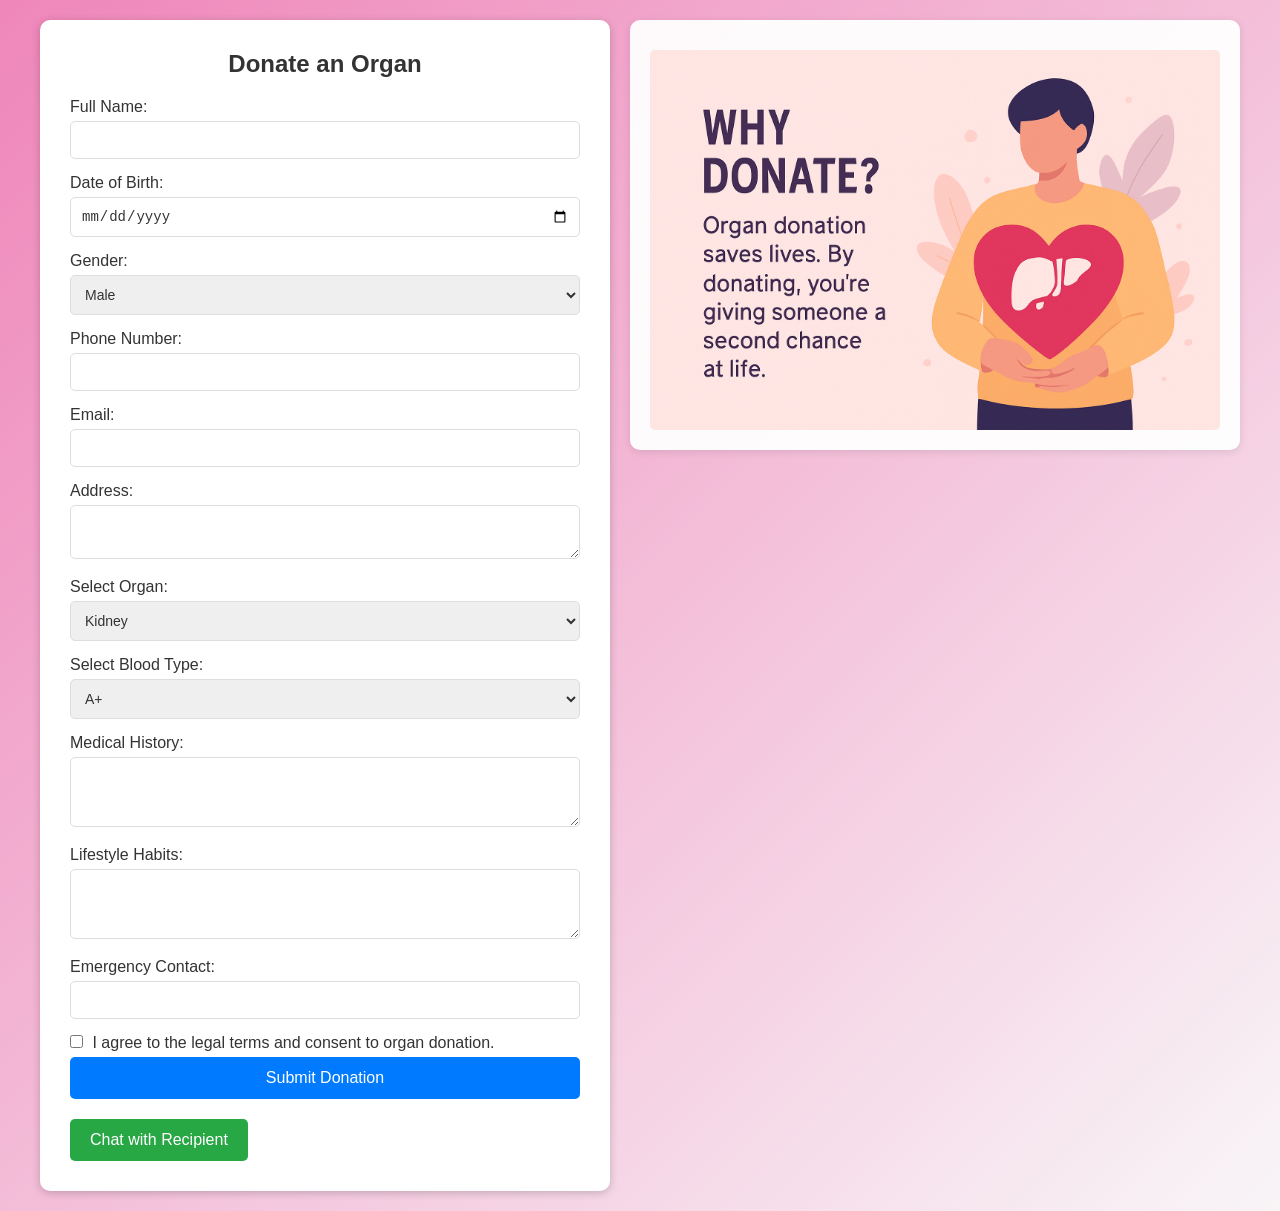
<file: src/main/resources/static/donate.html>
<!DOCTYPE html>
<html lang="en">
<head>
  <meta charset="UTF-8">
  <meta name="viewport" content="width=device-width, initial-scale=1.0">
  <title>Donate an Organ</title>
  <link rel="stylesheet" href="assets/donate.css">
</head>
<body>
  <div class="columns-container">
    <!-- Left Column: Donation Form -->
    <div class="left-column">
      <div class="form-container">
        <h2>Donate an Organ</h2>
        <form id="donateForm">
          <label for="fullName">Full Name:</label>
          <input type="text" id="fullName" name="fullName" required>

          <label for="dob">Date of Birth:</label>
          <input type="date" id="dob" name="dob" required>

          <label for="gender">Gender:</label>
          <select id="gender" name="gender" required>
            <option value="Male">Male</option>
            <option value="Female">Female</option>
            <option value="Other">Other</option>
          </select>

          <label for="phone">Phone Number:</label>
          <input type="tel" id="phone" name="phone" required>

          <label for="email">Email:</label>
          <input type="email" id="email" name="email" required>

          <label for="address">Address:</label>
          <textarea id="address" name="address" rows="2" required></textarea>

          <label for="organType">Select Organ:</label>
          <select id="organType" name="organType" required>
            <option value="Kidney">Kidney</option>
            <option value="Liver">Liver</option>
            <option value="Heart">Heart</option>
            <option value="Lungs">Lungs</option>
          </select>

          <label for="bloodType">Select Blood Type:</label>
          <select id="bloodType" name="bloodType" required>
            <option value="A+">A+</option>
            <option value="A-">A-</option>
            <option value="B+">B+</option>
            <option value="B-">B-</option>
            <option value="O+">O+</option>
            <option value="O-">O-</option>
            <option value="AB+">AB+</option>
            <option value="AB-">AB-</option>
          </select>

          <label for="medicalHistory">Medical History:</label>
          <textarea id="medicalHistory" name="medicalHistory" rows="3" required></textarea>

          <label for="lifestyleHabits">Lifestyle Habits:</label>
          <textarea id="lifestyleHabits" name="lifestyleHabits" rows="3" required></textarea>

          <label for="emergencyContact">Emergency Contact:</label>
          <input type="text" id="emergencyContact" name="emergencyContact" required>

          <label>
            <input type="checkbox" id="legalConsent" name="legalConsent" required>
            I agree to the legal terms and consent to organ donation.
          </label>

          <button type="submit">Submit Donation</button>
        </form>
        <!-- Chat Button -->
        <button class="chat-btn" onclick="openChat()">Chat with Recipient</button>
      </div>
    </div>
    
    <!-- Right Column: Information -->
    <div class="right-column">
      <div class="info-container">
      
        <img src="assets/donation-illustration.png" alt="Donate Illustration">
      </div>
    </div>
  </div>

  <script src="js/donate.js"></script>
</body>
</html>
</file>
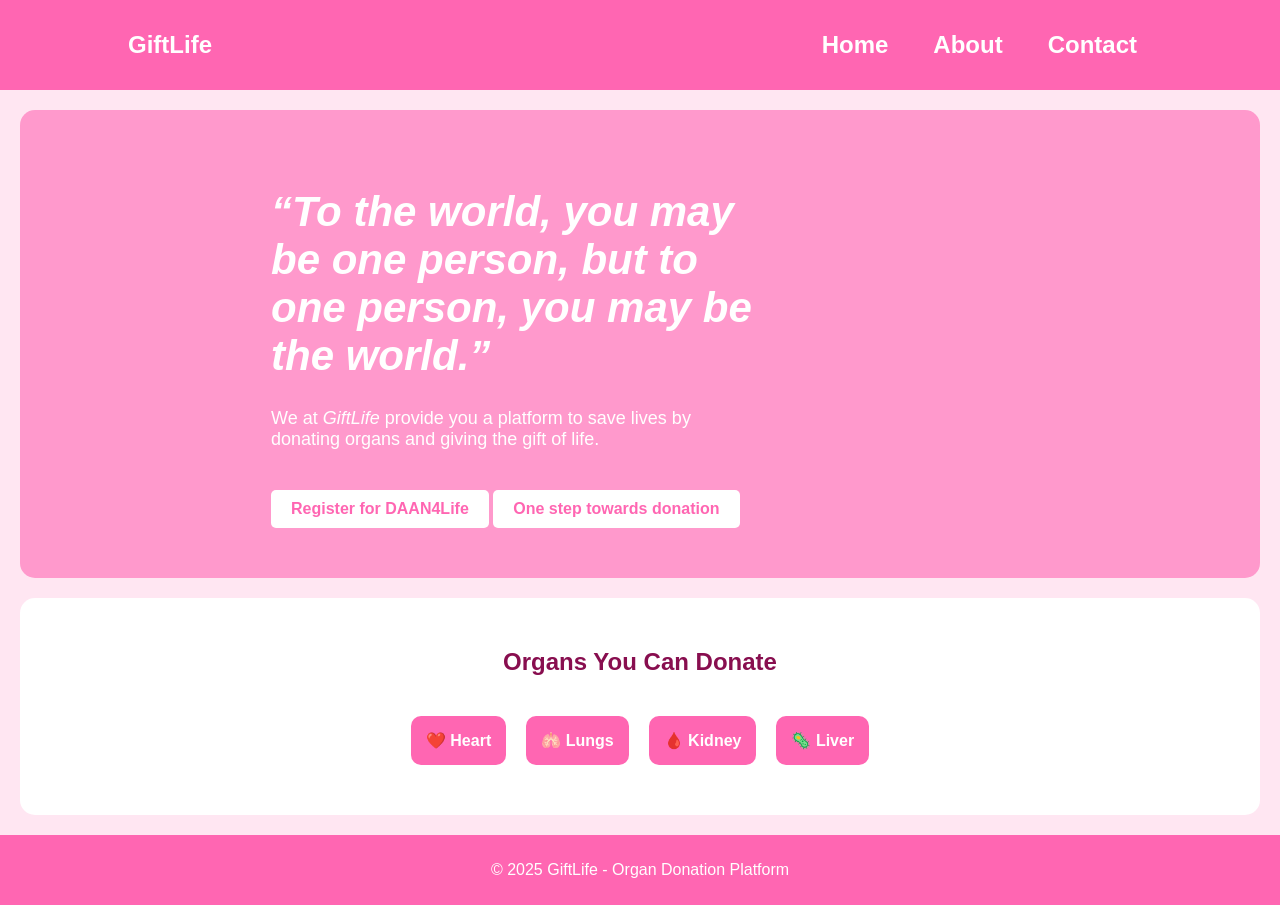
<file: src/main/resources/static/home.html>
<!DOCTYPE html>
<html lang="en">
<head>
  <meta charset="UTF-8">
  <meta name="viewport" content="width=device-width, initial-scale=1.0">
  <title>Organ Donation - Home</title>
  <link rel="stylesheet" href="assets/home.css"> 
  <style>
    body {
      background-color: #ffe6f2;
      font-family: Arial, sans-serif;
      margin: 0;
      padding: 0;
    }
    .navbar {
      background-color: #ff66b2;
      padding: 15px 0;
      text-align: center;
    }
    .nav-container {
      display: flex;
      justify-content: space-between;
      align-items: center;
      width: 80%;
      margin: auto;
    }
    .nav-logo {
      color: white;
      font-size: 24px;
      font-weight: bold;
      text-decoration: none;
    }
    .nav-menu {
      list-style: none;
      display: flex;
      gap: 15px;
    }
    .nav-menu li a {
      text-decoration: none;
      color: white;
      font-weight: bold;
    }
    .hero {
      display: flex;
      align-items: center;
      justify-content: space-around;
      padding: 50px 10%;
      background: #ff99cc;
      color: white;
      border-radius: 15px;
      margin: 20px;
    }
    .hero-content {
      max-width: 50%;
    }
    .buttons a {
      display: inline-block;
      margin-top: 20px;
      padding: 10px 20px;
      background: white;
      color: #ff66b2;
      font-weight: bold;
      text-decoration: none;
      border-radius: 5px;
    }
    .info {
      text-align: center;
      padding: 30px;
      background: white;
      border-radius: 15px;
      margin: 20px;
    }
    .organs {
      display: flex;
      justify-content: center;
      gap: 20px;
    }
    .organ {
      background: #ff66b2;
      color: white;
      padding: 15px;
      border-radius: 10px;
      font-weight: bold;
    }
    footer {
      text-align: center;
      background: #ff66b2;
      color: white;
      padding: 10px;
    }
  </style>
</head>
<body>
  <nav class="navbar">
    <div class="nav-container">
      <a href="home.html" class="nav-logo">GiftLife</a> 
      <ul class="nav-menu">
        <li><a href="index.html">Home</a></li> 
        <li><a href="about.html">About</a></li>
        <li><a href="contact.html">Contact</a></li>
      </ul>
    </div>
  </nav>

  <header class="hero">
    <div class="hero-content">
      <h1><em>“To the world, you may be one person, but to one person, you may be the world.”</em></h1>
      <p>We at <em>GiftLife</em> provide you a platform to save lives by donating organs and giving the gift of life.</p>
      <div class="buttons">
          <a href="register.html">Register for DAAN4Life</a>
          <a href="index.html">One step towards donation</a>
          
      </div>
    </div>
    <div class="hero-image">
      
    </div>
  </header>

  <section class="info">
    <h2>Organs You Can Donate</h2>
    <div class="organs">
      <div class="organ">❤️ Heart</div>
      <div class="organ">🫁 Lungs</div>
      <div class="organ">🩸 Kidney</div>
      <div class="organ">🦠 Liver</div>
    </div>
  </section>

  <footer>
    <p>&copy; 2025 GiftLife - Organ Donation Platform</p>
  </footer>
</body>
</html>
</file>
<file: src/main/resources/static/assets/donate.css>
/* Global Styles */
* {
    margin: 0;
    padding: 0;
    box-sizing: border-box;
  }
  body {
    background: linear-gradient(315deg, #F8F5F7, #EF86BA);
    font-family: 'Poppins', sans-serif;
    padding: 20px;
    min-height: 100vh;
  }
  
  /* Two-Column Layout */
  .columns-container {
    display: flex;
    flex-wrap: wrap;
    gap: 20px;
    max-width: 1200px;
    margin: 0 auto;
    align-items: flex-start;
  }
  .left-column,
  .right-column {
    flex: 1;
    min-width: 300px;
  }
  
  /* Form Container (Left Column) */
  .form-container {
    background: #fff;
    padding: 30px;
    border-radius: 10px;
    box-shadow: 0 2px 8px rgba(0,0,0,0.2);
  }
  .form-container h2 {
    text-align: center;
    margin-bottom: 20px;
    color: #333;
  }
  .form-container label {
    display: block;
    margin-bottom: 5px;
    color: #333;
    font-weight: 500;
  }
  .form-container input[type="text"],
  .form-container input[type="email"],
  .form-container input[type="tel"],
  .form-container input[type="date"],
  .form-container select,
  .form-container textarea {
    width: 100%;
    padding: 10px;
    border: 1px solid #ddd;
    border-radius: 5px;
    margin-bottom: 15px;
    font-size: 14px;
    color: #333;
  }
  .form-container input[type="checkbox"] {
    margin-right: 5px;
  }
  .form-container button[type="submit"] {
    width: 100%;
    background: #007BFF;
    color: #fff;
    border: none;
    padding: 12px;
    font-size: 16px;
    border-radius: 5px;
    cursor: pointer;
    transition: background 0.3s;
  }
  .form-container button[type="submit"]:hover {
    background: #0056b3;
  }
  
  /* Chat Button */
  .chat-btn {
    margin-top: 20px;
    background: #28a745;
    color: #fff;
    border: none;
    padding: 12px 20px;
    font-size: 16px;
    border-radius: 5px;
    cursor: pointer;
    transition: background 0.3s;
  }
  .chat-btn:hover {
    background: #1e7e34;
  }
  
  /* Right Column: Info Container */
  .right-column {
    background: rgba(255, 255, 255, 0.95);
    padding: 20px;
    border-radius: 10px;
    box-shadow: 0 2px 8px rgba(0,0,0,0.1);
  }
  .info-container h2 {
    color: #333;
    margin-bottom: 10px;
  }
  .info-container p {
    font-size: 16px;
    color: #555;
    margin-bottom: 15px;
  }
  .info-container img {
    max-width: 100%;
    border-radius: 5px;
    display: block;
    margin-top: 10px;
  }
</file>
<file: src/main/resources/static/assets/home.css>
/* General Styles */
body {
    font-family: Arial, sans-serif;
    margin: 0;
    padding: 0;
    background: #fce4ec;
    color: #333;
  }
  
  .navbar {
    background: #d81b60;
    padding: 15px;
    display: flex;
    justify-content: space-between;
    align-items: center;
  }
  
  .nav-container a {
    color: white;
    font-size: 24px;
    text-decoration: none;
    font-weight: bold;
  }
  
  .nav-menu {
    list-style: none;
    display: flex;
    gap: 15px;
  }
  
  .nav-menu li a {
    color: white;
    text-decoration: none;
    padding: 10px 15px;
    border-radius: 5px;
    transition: 0.3s;
  }
  
  .nav-menu li a:hover {
    background: #ad1457;
  }
  
  .hero {
    display: flex;
    justify-content: space-between;
    align-items: center;
    padding: 50px;
    background: linear-gradient(135deg, #d81b60, #880e4f);
    color: white;
  }
  
  .hero-content h1 {
    font-size: 42px;
  }
  
  .hero-content p {
    font-size: 18px;
    margin-bottom: 20px;
  }
  
  .buttons .btn {
    background: #f8bbd0;
    padding: 10px 20px;
    border-radius: 5px;
    text-decoration: none;
    color: black;
    font-weight: bold;
    transition: 0.3s;
  }
  
  .buttons .btn:hover {
    background: #c2185b;
    color: white;
  }
  
  .info {
    text-align: center;
    padding: 50px;
  }
  
  .info h2 {
    color: #880e4f;
  }
  
  .organs {
    display: flex;
    justify-content: center;
    gap: 20px;
    padding: 20px;
  }
  
  .organ {
    background: #f06292;
    padding: 15px;
    border-radius: 10px;
    color: white;
    font-weight: bold;
  }
  
  footer {
    background: #880e4f;
    color: white;
    text-align: center;
    padding: 15px;
  }
</file>
